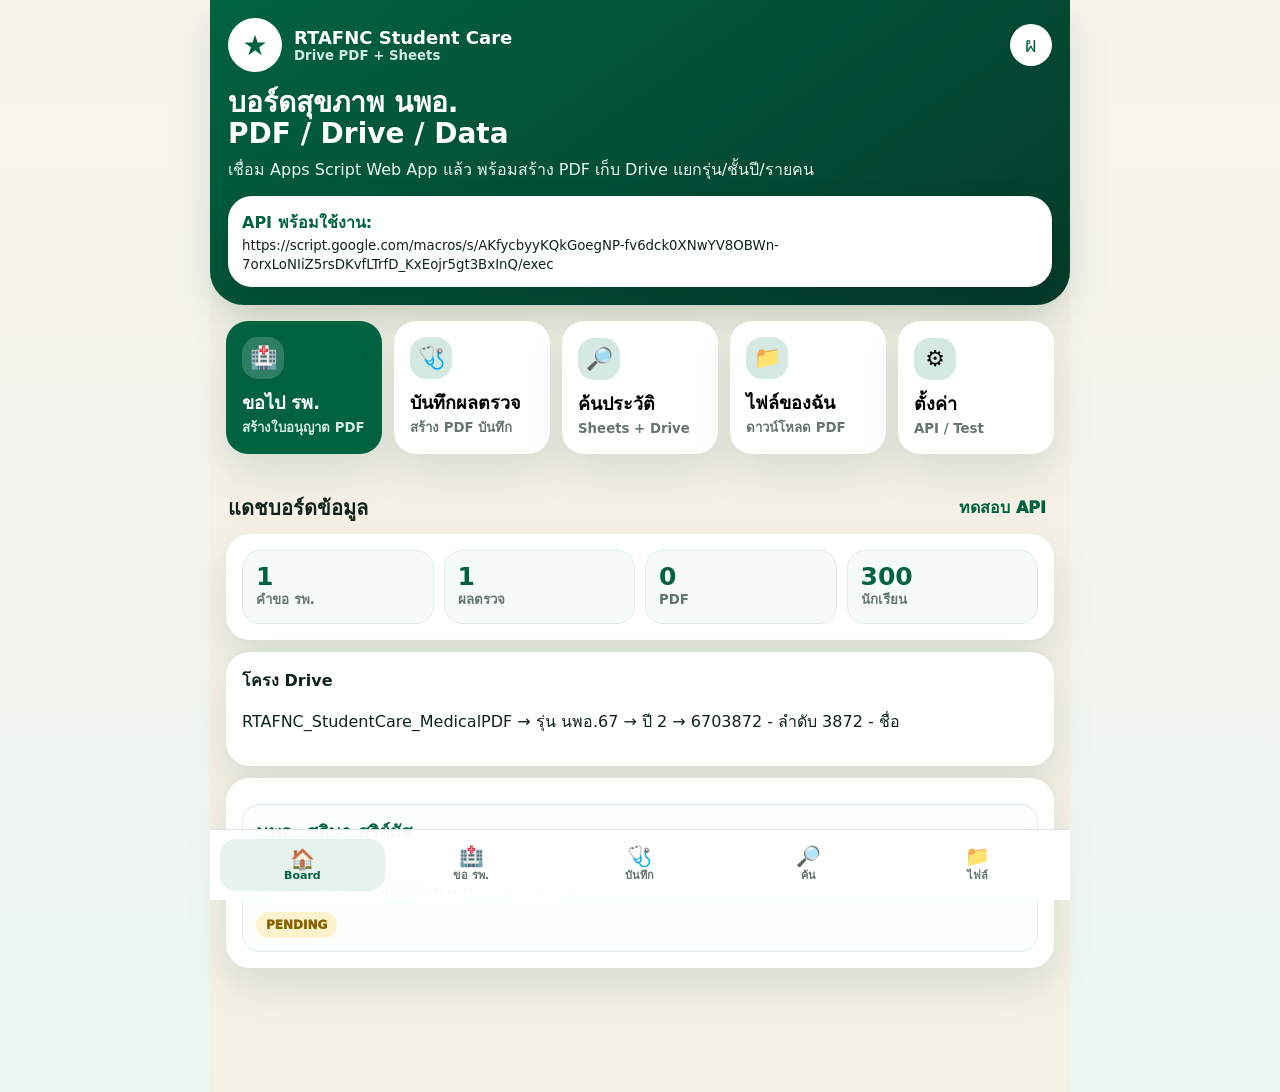
<file: index.html>
<!doctype html>
<html lang="th">
<head>
<meta charset="utf-8">
<meta name="viewport" content="width=device-width,initial-scale=1,viewport-fit=cover">
<meta name="theme-color" content="#006241">
<title>RTAFNC Student Care LIFF</title>
<script src="https://static.line-scdn.net/liff/edge/2/sdk.js"></script>
<style>
:root{--g:#006241;--d:#053b2b;--m:#d4e9e2;--c:#f6f1e7;--gold:#cba258;--ink:#10231b;--mut:#66756f;--red:#b42318;--blue:#175cd3;--sh:0 18px 42px rgba(0,98,65,.14)}*{box-sizing:border-box}html,body{margin:0;min-height:100%;overflow-x:hidden}body{font-family:system-ui,-apple-system,BlinkMacSystemFont,"Segoe UI",Tahoma,sans-serif;background:linear-gradient(180deg,#f8f4eb,#edf7f2);color:var(--ink)}button,input,select,textarea{font:inherit}button{cursor:pointer}.phone{max-width:430px;margin:0 auto;min-height:100dvh;background:var(--c);position:relative;padding-bottom:96px}.top{background:linear-gradient(145deg,var(--g),var(--d));color:white;border-radius:0 0 34px 34px;padding:18px;box-shadow:var(--sh)}.bar{display:flex;justify-content:space-between;align-items:center}.brand{display:flex;gap:12px;align-items:center}.logo{width:54px;height:54px;border-radius:50%;background:white;color:var(--g);display:grid;place-items:center;font-size:28px;border:4px solid rgba(255,255,255,.35)}.brand b{font-size:18px}.brand small{display:block;color:#d4e9e2;font-weight:800}.hero h1{font-size:28px;line-height:1.1;margin:16px 0 7px}.hero p{margin:0;color:#eaf6f1}.pill{margin-top:14px;background:#fff;color:var(--ink);border-radius:24px;padding:14px;box-shadow:0 15px 34px rgba(0,0,0,.13)}.pill b{color:var(--g)}.content{padding:16px}.quick{display:grid;grid-template-columns:1fr 1fr;gap:12px}.q{border:0;background:#fff;border-radius:22px;padding:16px;text-align:left;box-shadow:var(--sh);min-height:112px}.q strong{display:block;font-size:18px;margin-top:9px}.q small{color:var(--mut);font-weight:800}.q .icon{width:42px;height:42px;border-radius:16px;background:var(--m);display:grid;place-items:center;font-size:22px}.q.primary{background:var(--g);color:white}.q.primary small{color:#d4e9e2}.q.primary .icon{background:rgba(255,255,255,.18)}.page{display:none}.page.active{display:block}.sectionTitle{display:flex;justify-content:space-between;align-items:center;margin:22px 2px 10px}.sectionTitle h2{font-size:20px;margin:0}.linkBtn{border:0;background:transparent;color:var(--g);font-weight:950}.card{background:#fff;border-radius:24px;padding:16px;margin-bottom:12px;box-shadow:var(--sh)}.statGrid{display:grid;grid-template-columns:repeat(2,1fr);gap:10px}.stat{background:#f7fbf8;border:1px solid #e1ece6;border-radius:18px;padding:13px}.stat b{display:block;font-size:25px;color:var(--g);line-height:1}.stat small{color:var(--mut);font-weight:850}.form{display:grid;gap:12px}.form label{display:grid;gap:7px;font-weight:900}.form input,.form select,.form textarea{width:100%;border:1px solid #d7e5de;background:#fbfffc;border-radius:18px;padding:14px;font-size:16px}.check{display:flex!important;align-items:center;gap:10px}.check input{width:auto}.fullBtn{width:100%;border:0;border-radius:20px;padding:15px;background:var(--g);color:white;font-weight:950;box-shadow:var(--sh)}.softBtn{border:0;border-radius:16px;padding:11px 12px;background:#edf7f2;color:var(--g);font-weight:950}.blue{background:#e9f2ff;color:var(--blue)}.danger{background:#ffe8e8;color:var(--red)}.record{border:1px solid #e1ece6;border-radius:18px;padding:13px;margin-top:10px;background:#fbfffc}.record h3{margin:0 0 6px;color:var(--g)}.record p{margin:5px 0;color:#344054;line-height:1.55}.status{display:inline-block;border-radius:999px;padding:6px 10px;font-size:12px;font-weight:950;margin-top:5px}.pending{background:#fff3cd;color:#8a6100}.ok{background:#dff8e8;color:#087a3d}.bad{background:#ffe5e7;color:#b42318}a.dl{display:inline-block;text-decoration:none;margin-top:7px;background:#edf7f2;color:var(--g);font-weight:950;padding:10px 12px;border-radius:14px}.bottom{position:fixed;left:50%;bottom:0;transform:translateX(-50%);width:100%;max-width:430px;background:rgba(255,255,255,.94);backdrop-filter:blur(18px);border-top:1px solid #dce9e3;padding:9px 10px max(9px,env(safe-area-inset-bottom));display:grid;grid-template-columns:repeat(5,1fr);gap:4px}.bottom button{border:0;background:transparent;border-radius:16px;padding:7px 2px;color:#64736d;font-size:11px;font-weight:900}.bottom b{display:block;font-size:20px;line-height:1}.bottom button.active{background:#e6f3ed;color:var(--g)}.toast{position:fixed;left:50%;bottom:90px;transform:translateX(-50%);width:min(390px,92vw);background:#10231b;color:white;border-radius:18px;padding:13px 16px;text-align:center;display:none;z-index:10}.toast.show{display:block}@media(min-width:768px){.phone{max-width:860px}.content{display:grid;grid-template-columns:1fr 1fr;gap:16px}.page{grid-column:1/-1}.quick{grid-column:1/-1;grid-template-columns:repeat(5,1fr)}.bottom{max-width:860px}.statGrid{grid-template-columns:repeat(4,1fr)}}
</style>
</head>
<body>
<main class="phone">
<header class="top"><div class="bar"><div class="brand"><div class="logo">★</div><div><b>RTAFNC Student Care</b><small>Drive PDF + Sheets</small></div></div><div class="logo" style="width:42px;height:42px;font-size:20px">ผ</div></div><div class="hero"><h1>บอร์ดสุขภาพ นพอ.<br>PDF / Drive / Data</h1><p>เชื่อม Apps Script Web App แล้ว พร้อมสร้าง PDF เก็บ Drive แยกรุ่น/ชั้นปี/รายคน</p></div><div class="pill"><b>API พร้อมใช้งาน:</b><br><small id="apiShow"></small></div></header>
<section class="content">
<div class="quick"><button class="q primary" data-go="hospital"><div class="icon">🏥</div><strong>ขอไป รพ.</strong><small>สร้างใบอนุญาต PDF</small></button><button class="q" data-go="medical"><div class="icon">🩺</div><strong>บันทึกผลตรวจ</strong><small>สร้าง PDF บันทึก</small></button><button class="q" data-go="history"><div class="icon">🔎</div><strong>ค้นประวัติ</strong><small>Sheets + Drive</small></button><button class="q" data-go="files"><div class="icon">📁</div><strong>ไฟล์ของฉัน</strong><small>ดาวน์โหลด PDF</small></button><button class="q" data-go="admin"><div class="icon">⚙️</div><strong>ตั้งค่า</strong><small>API / Test</small></button></div>
<section class="page active" id="page-board"><div class="sectionTitle"><h2>แดชบอร์ดข้อมูล</h2><button class="linkBtn" data-go="admin">ทดสอบ API</button></div><div class="card statGrid"><div class="stat"><b id="sReq">0</b><small>คำขอ รพ.</small></div><div class="stat"><b id="sMed">0</b><small>ผลตรวจ</small></div><div class="stat"><b id="sPdf">0</b><small>PDF</small></div><div class="stat"><b>300</b><small>นักเรียน</small></div></div><div class="card"><b>โครง Drive</b><p>RTAFNC_StudentCare_MedicalPDF → รุ่น นพอ.67 → ปี 2 → 6703872 - ลำดับ 3872 - ชื่อ</p></div><div class="card" id="todayList"></div></section>
<section class="page" id="page-hospital"><div class="sectionTitle"><h2>ขออนุญาตไปตรวจ/รักษา</h2><button class="linkBtn" data-go="board">กลับ</button></div><div class="card"><form class="form" id="hospitalForm"><label>รหัส นพอ.<select name="rtAfncCode" id="hospitalStudent"></select></label><label>ไปตรวจ/รักษาที่<input name="destination" value="โรงพยาบาลภูมิพลอดุลยเดช พอ." required></label><label>เนื่องจาก<input name="reason" value="มีอาการผิดปกติ" required></label><label>แผนกที่ไปตรวจ<input name="department" value="ห้องตรวจโรคข้าราชการ"></label><label>อาการสำคัญ CC<textarea name="chiefComplaint" rows="3" required placeholder="เช่น มีผื่นคันตามตัว 1 ชั่วโมง PTA"></textarea></label><label class="check"><input type="checkbox" name="makePdf" checked> สร้าง PDF และเก็บ Drive ทันที</label><button class="fullBtn" type="submit">ส่งใบขออนุญาต</button></form></div></section>
<section class="page" id="page-medical"><div class="sectionTitle"><h2>บันทึกการตรวจ/รักษา</h2><button class="linkBtn" data-go="board">กลับ</button></div><div class="card"><form class="form" id="medicalForm"><label>รหัส นพอ.<select name="rtAfncCode" id="medicalStudent"></select></label><label>วันที่ตรวจ<input type="date" name="visitDate" required></label><label>เวลาบันทึก<input type="time" name="visitTime" required></label><label>สถานพยาบาล<input name="destination" value="โรงพยาบาลภูมิพลอดุลยเดช พอ."></label><label>แผนก<input name="department" value="ห้องตรวจโรคข้าราชการ"></label><label>CC<textarea name="chiefComplaint" rows="2"></textarea></label><label>Dx<textarea name="diagnosis" rows="2"></textarea></label><label>Tx<textarea name="treatment" rows="2"></textarea></label><label>ยา / วัคซีน<textarea name="medication" rows="3"></textarea></label><label class="check"><input type="checkbox" name="makePdf" checked> สร้าง PDF และเก็บ Drive ทันที</label><button class="fullBtn" type="submit">บันทึกผลตรวจ</button></form></div></section>
<section class="page" id="page-history"><div class="sectionTitle"><h2>ค้นประวัติรายคน</h2><button class="linkBtn" data-go="board">กลับ</button></div><div class="card"><form class="form" id="historyForm"><label>รหัส นพอ. / studentId<input name="key" id="historyKey" value="6703872" required></label><button class="fullBtn" type="submit">ค้นประวัติจากระบบ</button></form><button class="softBtn blue" id="makeSummaryPdf" style="width:100%;margin-top:10px">สร้าง PDF สรุปประวัติรายคน</button></div><div class="card" id="historyResult"></div></section>
<section class="page" id="page-files"><div class="sectionTitle"><h2>ไฟล์ PDF ของนักเรียน</h2><button class="linkBtn" data-go="board">กลับ</button></div><div class="card"><form class="form" id="filesForm"><label>รหัส นพอ. / studentId<input name="key" id="filesKey" value="6703872" required></label><button class="fullBtn" type="submit">ดูไฟล์ใน Drive</button></form></div><div class="card" id="filesList"></div></section>
<section class="page" id="page-admin"><div class="sectionTitle"><h2>Admin / API Setting</h2><button class="linkBtn" data-go="board">กลับ</button></div><div class="card"><form class="form" id="apiForm"><label>Google Apps Script Web App URL<input id="apiUrl"></label><button class="fullBtn" type="submit">บันทึก API URL</button></form></div><div class="card"><button class="fullBtn" id="testApi">ทดสอบ API Health</button><button class="softBtn blue" id="loadDash" style="width:100%;margin-top:10px">ดึง Dashboard จาก Sheets</button><button class="softBtn danger" id="resetLocal" style="width:100%;margin-top:10px">ล้าง Demo ในเครื่อง</button><div id="apiStatus" class="record"><h3>สถานะ</h3><p>พร้อมทดสอบ API</p></div></div></section>
</section><nav class="bottom"><button class="active" data-go="board"><b>🏠</b>Board</button><button data-go="hospital"><b>🏥</b>ขอ รพ.</button><button data-go="medical"><b>🩺</b>บันทึก</button><button data-go="history"><b>🔎</b>ค้น</button><button data-go="files"><b>📁</b>ไฟล์</button></nav>
</main><div class="toast" id="toast"></div>
<script>
const DEFAULT_API_URL='https://script.google.com/macros/s/AKfycbyyKQkGoegNP-fv6dck0XNwYV8OBWn-7orxLoNIiZ5rsDKvfLTrfD_KxEojr5gt3BxInQ/exec';
const students=[{studentId:'66001',rtAfncCode:'6703872',name:'นพอ. ศลิษา สุริย์ผัส',year:'ปี 2'},{studentId:'66002',rtAfncCode:'6703873',name:'นพอ. ตัวอย่าง 02',year:'ปี 1'},{studentId:'66003',rtAfncCode:'6703874',name:'นพอ. ตัวอย่าง 03',year:'ปี 2'}];
let requests=JSON.parse(localStorage.rt_requests||'null')||[{id:'H-DEMO',kind:'hospital',rtAfncCode:'6703872',studentId:'66001',name:'นพอ. ศลิษา สุริย์ผัส',title:'ขอไป รพ.',detail:'มีอาการผิดปกติ / มีผื่นคันตามตัว 1 ชั่วโมง PTA',date:'2026-06-17',status:'PENDING'}];
let medical=JSON.parse(localStorage.rt_medical||'null')||[{id:'MR-DEMO',studentId:'66001',rtAfncCode:'6703872',name:'นพอ. ศลิษา สุริย์ผัส',year:'ปี 2',visitDate:'2026-06-17',visitTime:'11:18',destination:'โรงพยาบาลภูมิพลอดุลยเดช พอ.',department:'ห้องตรวจโรคข้าราชการ',reason:'มีอาการผิดปกติ',chiefComplaint:'มีผื่นคันตามตัว 1 ชั่วโมง PTA',diagnosis:'ผื่นลมพิษ',treatment:'รับประทานและทายา',medication:'Bilaxten 20 mg tablet วันละ 1 ครั้ง ก่อนอาหารเช้า; Tony 0.1% lotion ทาบริเวณที่เป็นวันละ 2 ครั้ง เช้า-เย็น'}];
let files=JSON.parse(localStorage.rt_files||'[]');
function $(q){return document.querySelector(q)}function $$(q){return [...document.querySelectorAll(q)]}function today(){return new Date().toISOString().slice(0,10)}function timeNow(){return new Date().toTimeString().slice(0,5)}function save(){localStorage.rt_requests=JSON.stringify(requests);localStorage.rt_medical=JSON.stringify(medical);localStorage.rt_files=JSON.stringify(files)}function toast(t){$('#toast').textContent=t;$('#toast').classList.add('show');setTimeout(()=>$('#toast').classList.remove('show'),2200)}function apiUrl(){return localStorage.rt_api_url||DEFAULT_API_URL}async function api(action,payload){let res=await fetch(apiUrl(),{method:'POST',headers:{'Content-Type':'text/plain;charset=utf-8'},body:JSON.stringify({action,payload:payload||{}})});return await res.json()}async function health(){let res=await fetch(apiUrl()+'?action=health');return await res.json()}function studentByCode(code){return students.find(s=>s.rtAfncCode===code||s.studentId===code)||{studentId:code,rtAfncCode:code,name:'ไม่ระบุ',year:''}}function show(page){$$('.page').forEach(p=>p.classList.remove('active'));$('#page-'+page).classList.add('active');$$('.bottom [data-go]').forEach(b=>b.classList.toggle('active',b.dataset.go===page));render();scrollTo({top:0,behavior:'smooth'})}function render(){apiShow.textContent=apiUrl();sReq.textContent=requests.length;sMed.textContent=medical.length;sPdf.textContent=files.length;todayList.innerHTML=requests.slice().reverse().map(r=>`<div class="record"><h3>${r.name}</h3><p>${r.rtAfncCode} · ${r.title}<br>${r.detail||'-'}</p><span class="status pending">${r.status}</span></div>`).join('')||'<p>ยังไม่มีรายการ</p>'}function fileCard(f){let href=f.downloadUrl||f.fileUrl||'#';return `<div class="record"><h3>${f.fileName||f.name||'PDF'}</h3><p>${f.fileType||'file'} · ${f.createdAt||''}</p><a class="dl" href="${href}" target="_blank">ดาวน์โหลด PDF</a></div>`}function renderHistoryLocal(key){let s=studentByCode(key),req=requests.filter(r=>r.rtAfncCode===s.rtAfncCode||r.studentId===s.studentId),rec=medical.filter(r=>r.rtAfncCode===s.rtAfncCode||r.studentId===s.studentId),fs=files.filter(f=>f.rtAfncCode===s.rtAfncCode||f.studentId===s.studentId);historyResult.innerHTML=`<h3>${s.name}</h3><p><b>รหัส นพอ.</b> ${s.rtAfncCode} · <b>ชั้นปี</b> ${s.year||'-'}</p><div class="record"><h3>คำขอ</h3>${req.map(r=>`<p>${r.date} · ${r.title} · ${r.detail}</p>`).join('')||'<p>ไม่พบข้อมูล</p>'}</div><div class="record"><h3>ประวัติการตรวจ/รักษา</h3>${rec.map(r=>`<p><b>${r.visitDate} ${r.visitTime}</b><br>CC: ${r.chiefComplaint}<br>Dx: ${r.diagnosis}<br>Tx: ${r.treatment}<br>ยา: ${r.medication}</p>`).join('')||'<p>ไม่พบข้อมูล</p>'}</div><div class="record"><h3>PDF ในระบบ</h3>${fs.map(fileCard).join('')||'<p>ยังไม่มีไฟล์ PDF</p>'}</div>`}function renderFiles(key){let s=studentByCode(key),fs=files.filter(f=>f.rtAfncCode===s.rtAfncCode||f.studentId===s.studentId);filesList.innerHTML=`<h3>${s.name}</h3><p>รหัส ${s.rtAfncCode}</p>${fs.map(fileCard).join('')||'<p>ยังไม่พบไฟล์</p>'}`}function fill(){let opts=students.map(s=>`<option value="${s.rtAfncCode}">${s.rtAfncCode} — ${s.name}</option>`).join('');hospitalStudent.innerHTML=opts;medicalStudent.innerHTML=opts}function pushFile(s,out,type){if(out&&out.ok){files.push(Object.assign({studentId:s.studentId,rtAfncCode:s.rtAfncCode,studentName:s.name,fileType:type},out));save();return true}return false}document.addEventListener('click',e=>{let go=e.target.closest('[data-go]');if(go){e.preventDefault();show(go.dataset.go)}});apiForm.addEventListener('submit',e=>{e.preventDefault();localStorage.rt_api_url=apiUrl.value.trim()||DEFAULT_API_URL;render();toast('บันทึก API URL แล้ว')});testApi.onclick=async()=>{apiStatus.innerHTML='<h3>กำลังทดสอบ...</h3><p>รอสักครู่</p>';try{let out=await health();apiStatus.innerHTML='<h3>API ใช้งานได้</h3><pre>'+JSON.stringify(out,null,2)+'</pre>';toast('API พร้อมใช้')}catch(err){apiStatus.innerHTML='<h3>API ยังไม่ตอบ</h3><p>'+err.message+'</p>';toast('API ยังไม่ตอบ')}};loadDash.onclick=async()=>{try{let out=await api('dashboard',{});apiStatus.innerHTML='<h3>Dashboard</h3><pre>'+JSON.stringify(out,null,2)+'</pre>';toast('ดึง Dashboard แล้ว')}catch(err){toast('ดึง Dashboard ไม่สำเร็จ')}};hospitalForm.addEventListener('submit',async e=>{e.preventDefault();let f=Object.fromEntries(new FormData(e.target).entries()),s=studentByCode(f.rtAfncCode),req={id:'H-'+Date.now(),kind:'hospital',studentId:s.studentId,rtAfncCode:s.rtAfncCode,name:s.name,title:'ขอไปตรวจ/รักษา',detail:f.reason+' / '+f.chiefComplaint,date:today(),status:'PENDING'};requests.push(req);save();try{let out=await api('createHospital',{studentId:s.studentId,rtAfncCode:s.rtAfncCode,place:f.destination,reason:f.reason,department:f.department,symptom:f.chiefComplaint,createPdf:f.makePdf==='on'});if(out&&out.ok)toast('บันทึกลง Sheets แล้ว')}catch(err){toast('เก็บ Demo ก่อน: API ไม่ตอบ')}e.target.reset();show('board')});medicalForm.addEventListener('submit',async e=>{e.preventDefault();let f=Object.fromEntries(new FormData(e.target).entries()),s=studentByCode(f.rtAfncCode),rec={id:'MR-'+Date.now(),studentId:s.studentId,rtAfncCode:s.rtAfncCode,name:s.name,year:s.year,visitDate:f.visitDate,visitTime:f.visitTime,destination:f.destination,department:f.department,chiefComplaint:f.chiefComplaint,diagnosis:f.diagnosis,treatment:f.treatment,medication:f.medication,createPdf:f.makePdf==='on'};medical.push(rec);save();try{let out=await api('createMedicalRecord',rec);if(out&&out.pdf)pushFile(s,out.pdf,'medicalRecord');toast('บันทึกผลตรวจ + PDF แล้ว')}catch(err){toast('เก็บ Demo ก่อน: API ไม่ตอบ')}medicalForm.visitDate.value=today();medicalForm.visitTime.value=timeNow();historyKey.value=s.rtAfncCode;renderHistoryLocal(s.rtAfncCode);show('history')});historyForm.addEventListener('submit',async e=>{e.preventDefault();let key=historyKey.value.trim();try{let out=await api('medicalHistory',{rtAfncCode:key});if(out&&out.ok){medical=medical.concat((out.medicalRecords||[]).filter(x=>!medical.find(m=>m.medicalRecordId===x.medicalRecordId)));files=files.concat((out.files||[]).filter(x=>!files.find(f=>f.fileId===x.fileId)));save();toast('ดึงจาก Sheets แล้ว')}}catch(err){toast('แสดงข้อมูล Demo ก่อน')}renderHistoryLocal(key)});filesForm.addEventListener('submit',async e=>{e.preventDefault();let key=filesKey.value.trim();try{let out=await api('studentFiles',{rtAfncCode:key});if(out&&out.ok){files=files.filter(f=>!(f.rtAfncCode===key||f.studentId===key)).concat(out.files||[]);save();toast('ดึงไฟล์จาก Drive แล้ว')}}catch(err){toast('แสดงไฟล์ Demo ก่อน')}renderFiles(key)});makeSummaryPdf.onclick=async()=>{let key=historyKey.value.trim(),s=studentByCode(key);try{let out=await api('createStudentSummaryPdf',{rtAfncCode:key,studentId:s.studentId,createdBy:'LIFF'});if(pushFile(s,out,'studentSummary'))toast('สร้าง PDF สรุปแล้ว')}catch(err){toast('สร้าง PDF ไม่สำเร็จ')}renderHistoryLocal(key)};resetLocal.onclick=()=>{localStorage.removeItem('rt_requests');localStorage.removeItem('rt_medical');localStorage.removeItem('rt_files');location.reload()};fill();apiUrl.value=apiUrl();medicalForm.visitDate.value=today();medicalForm.visitTime.value=timeNow();render();renderHistoryLocal('6703872');renderFiles('6703872');
</script>
</body>
</html>
</file>
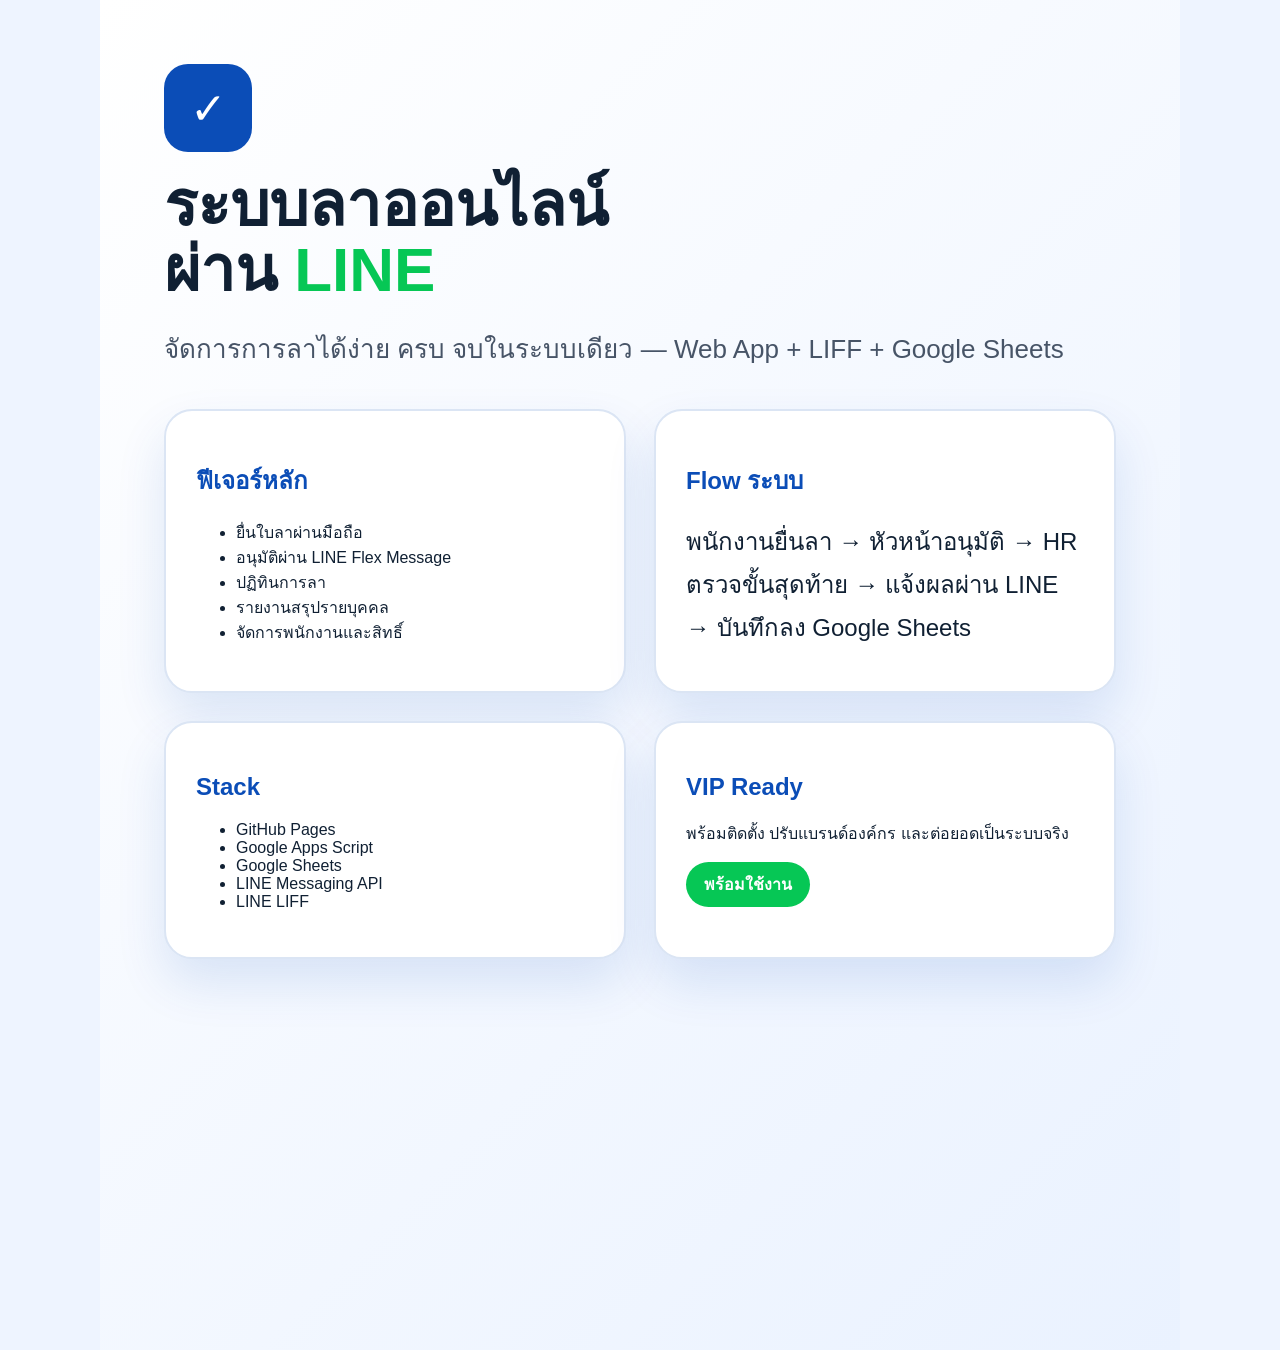
<file: canva_brief.html>
<!doctype html><html lang="th"><head><meta charset="utf-8"><meta name="viewport" content="width=device-width,initial-scale=1"><title>ระบบลาออนไลน์ผ่าน LINE — Canva Brief</title><style>body{margin:0;font-family:Arial,Tahoma,sans-serif;background:#eef4ff;color:#102033}.sheet{max-width:1080px;min-height:1350px;margin:auto;background:linear-gradient(135deg,#fff,#eaf2ff);padding:64px;box-sizing:border-box}.logo{width:88px;height:88px;border-radius:24px;background:#0b4db7;color:white;display:grid;place-items:center;font-size:44px}h1{font-size:62px;line-height:1.05;margin:20px 0}.line{color:#06c755}.sub{font-size:26px;color:#475467}.grid{display:grid;grid-template-columns:1fr 1fr;gap:28px;margin-top:40px}.card{background:white;border:2px solid #dbe5f4;border-radius:28px;padding:30px;box-shadow:0 24px 50px rgba(11,77,183,.12)}h2{color:#0b4db7}.flow{font-size:24px;line-height:1.8}.badge{display:inline-block;background:#06c755;color:white;border-radius:99px;padding:10px 18px;font-weight:bold}</style></head><body><main class="sheet"><div class="logo">✓</div><h1>ระบบลาออนไลน์<br>ผ่าน <span class="line">LINE</span></h1><p class="sub">จัดการการลาได้ง่าย ครบ จบในระบบเดียว — Web App + LIFF + Google Sheets</p><div class="grid"><section class="card"><h2>ฟีเจอร์หลัก</h2><ul><li>ยื่นใบลาผ่านมือถือ</li><li>อนุมัติผ่าน LINE Flex Message</li><li>ปฏิทินการลา</li><li>รายงานสรุปรายบุคคล</li><li>จัดการพนักงานและสิทธิ์</li></ul></section><section class="card"><h2>Flow ระบบ</h2><div class="flow">พนักงานยื่นลา → หัวหน้าอนุมัติ → HR ตรวจขั้นสุดท้าย → แจ้งผลผ่าน LINE → บันทึกลง Google Sheets</div></section><section class="card"><h2>Stack</h2><ul><li>GitHub Pages</li><li>Google Apps Script</li><li>Google Sheets</li><li>LINE Messaging API</li><li>LINE LIFF</li></ul></section><section class="card"><h2>VIP Ready</h2><p>พร้อมติดตั้ง ปรับแบรนด์องค์กร และต่อยอดเป็นระบบจริง</p><span class="badge">พร้อมใช้งาน</span></section></div></main></body></html>
</file>
